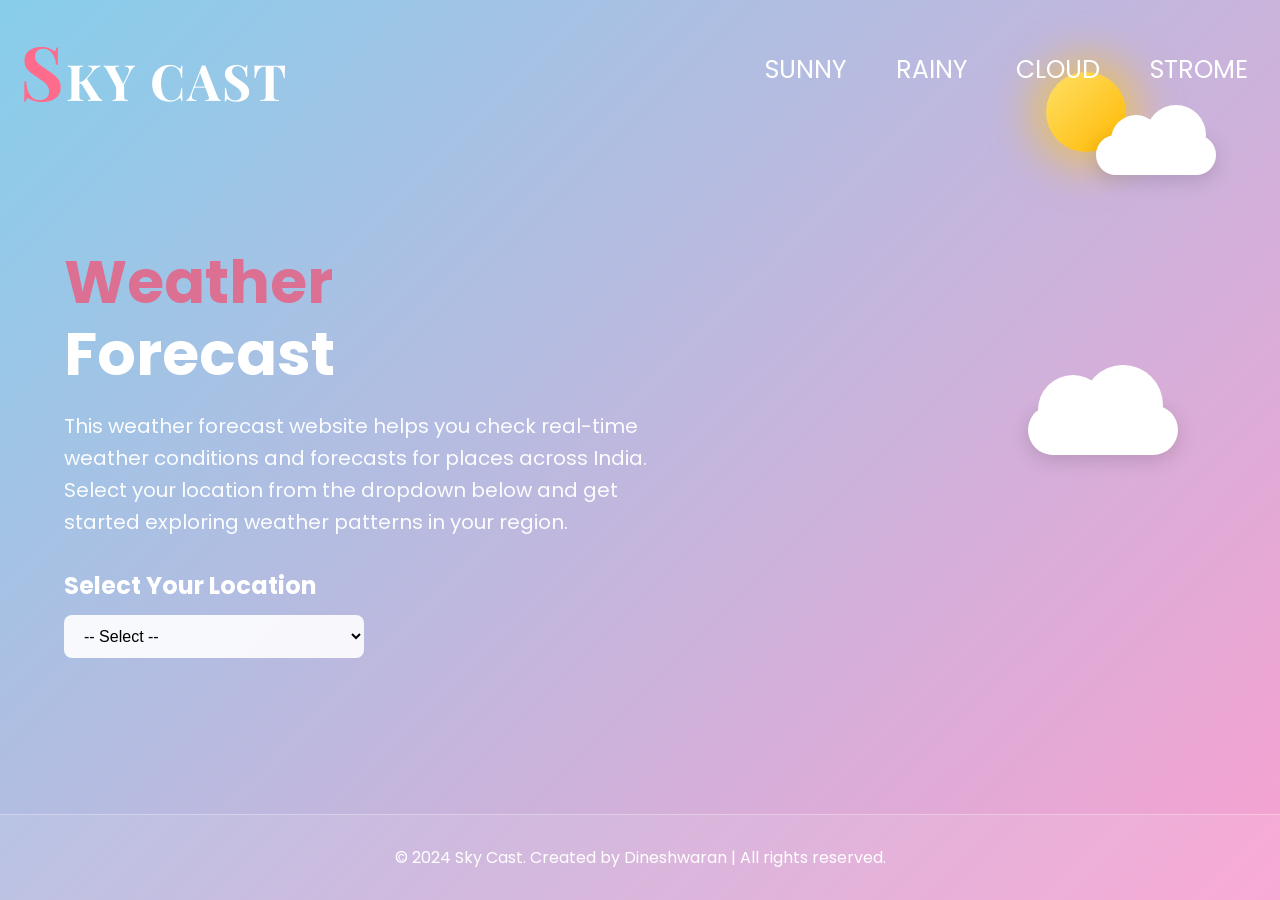
<file: index.html>
<!doctype html>
<html lang="en">
  <head>
    <meta charset="UTF-8" />
    <meta name="viewport" content="width=device-width, initial-scale=1.0" />
    <title>Weather Forecast</title>
   <link rel="stylesheet" href="Style/index.css">
    <link
      href="https://fonts.googleapis.com/css2?family=Playfair+Display:wght@400;700&amp;family=Poppins:wght@300;400;500;600&amp;display=swap"
      rel="stylesheet"
    />

     
   
  </head>
  <body>
    <div class="main-wrapper">
      <!-- Decorative Elements -->
      <div class="sun"></div>
      <div class="cloud cloudleft"></div>
      <div class="cloud cloudright"></div>
      <!-- Navigation -->
      <nav class="navbar">
        <h1 id="site-title">Sky Cast</h1>
        <div>
          <a href="sunny.html" >SUNNY</a>
          <a href="rainy.html" ">RAINY</a>
          <a href="cloud.html" >CLOUD</a>
          <a href="strome.html">STROME</a>
        </div>
      </nav>
      <!-- Main Content -->
      <div class="content">
        <h2 id="main-heading" class="title">
          Weather<br />
          Forecast
        </h2>
        <p id="description" class="purpose-of-project">
          This weather forecast website helps you check real-time weather
          conditions and forecasts for places across India. Select your location
          from the dropdown below and get started exploring weather patterns in
          your region.
        </p>
        <!-- Place Selection -->
        <div class="location-section">
          <label class="place_selection">Select Your Location</label>
          <select id="location-select">
            <option value="">-- Select --</option>
            <option value="andhra_pradesh">Andhra Pradesh</option>
            <option value="arunachal_pradesh">Arunachal Pradesh</option>
            <option value="assam">Assam</option>
            <option value="bihar">Bihar</option>
            <option value="chhattisgarh">Chhattisgarh</option>
            <option value="goa">Goa</option>
            <option value="gujarat">Gujarat</option>
            <option value="haryana">Haryana</option>
            <option value="himachal_pradesh">Himachal Pradesh</option>
            <option value="jharkhand">Jharkhand</option>
            <option value="karnataka">Karnataka</option>
            <option value="kerala">Kerala</option>
            <option value="madhya_pradesh">Madhya Pradesh</option>
            <option value="maharashtra">Maharashtra</option>
            <option value="manipur">Manipur</option>
            <option value="meghalaya">Meghalaya</option>
            <option value="mizoram">Mizoram</option>
            <option value="nagaland">Nagaland</option>
            <option value="odisha">Odisha</option>
            <option value="punjab">Punjab</option>
            <option value="rajasthan">Rajasthan</option>
            <option value="sikkim">Sikkim</option>
            <option value="tamil_nadu">Tamil Nadu</option>
            <option value="telangana">Telangana</option>
            <option value="tripura">Tripura</option>
            <option value="uttar_pradesh">Uttar Pradesh</option>
            <option value="uttarakhand">Uttarakhand</option>
            <option value="west_bengal">West Bengal</option>
            <option value="andaman_nicobar">
              Andaman &amp; Nicobar Islands
            </option>
            <option value="chandigarh">Chandigarh</option>
            <option value="delhi">Delhi (NCT)</option>
            <option value="jammu_kashmir">Jammu &amp; Kashmir</option>
            <option value="ladakh">Ladakh</option>
            <option value="lakshadweep">Lakshadweep</option>
            <option value="puducherry">Puducherry</option>
          </select>
          
        </div>
      </div>
      <!-- Footer -->
      <footer class="footer">
        <p>© 2024 Sky Cast. Created by Dineshwaran | All rights reserved.</p>
      </footer>
    </div>
   
  </body>
</html>
</file>
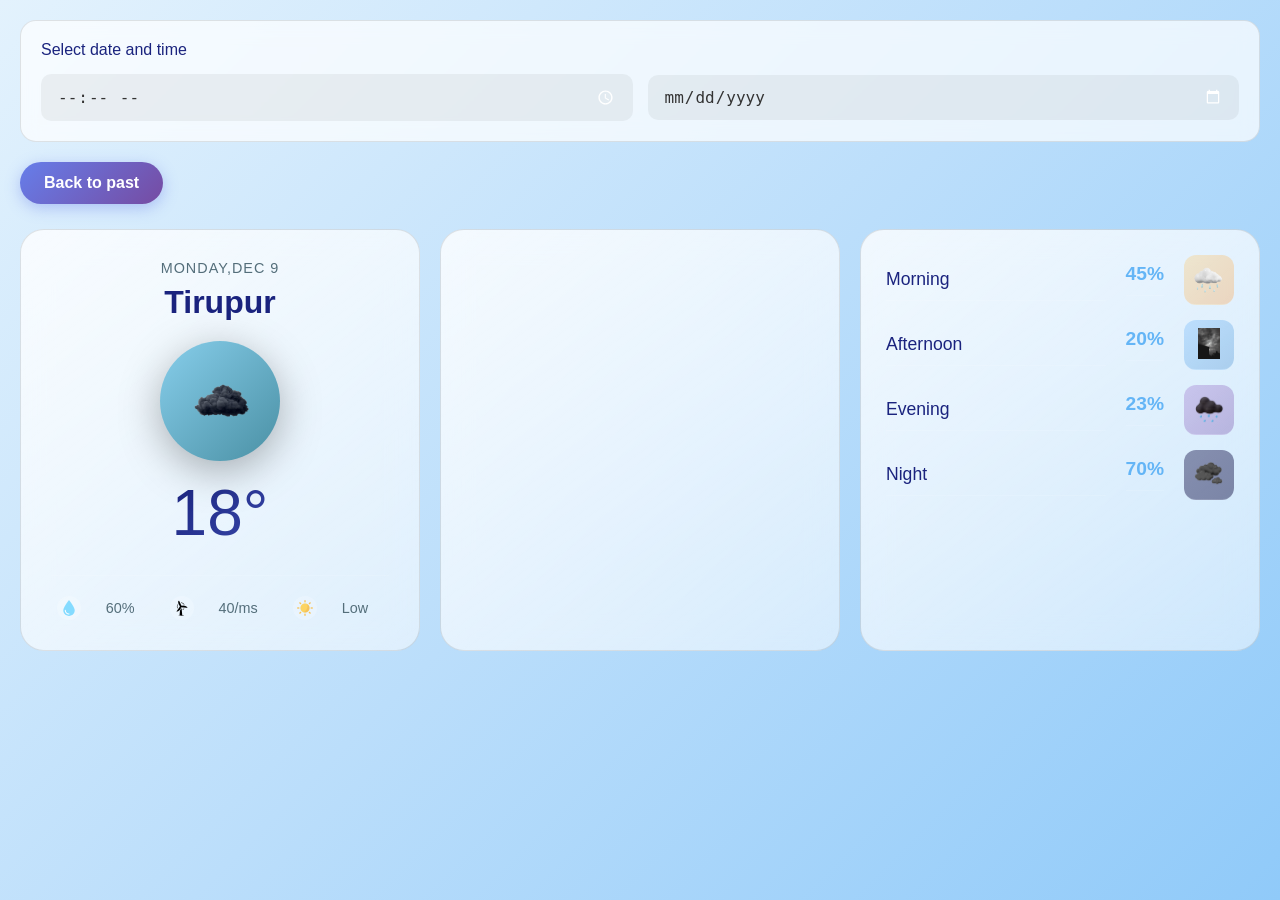
<file: cloud.html>
<!DOCTYPE html>
<html lang="en">

<head>
    <meta charset="UTF-8">
    <meta name="viewport" content="width=device-width, initial-scale=1.0">
    <title>sunny</title>
    <link rel="stylesheet" href="Style/clouddy.css">
</head>

<body>

   

<!-- ------------------------------------------------------------------------------------------------- -->
<div class="date">
    <label >Select date and time</label>
    <input type="time">
  <input type="date">

</div>
<!-- ------------------------------------------------------- -->

    <a href="index.html"><button  class="back_button">Back to past</button></a>
  
    <!-------------------------------------------  -->
    <div class="main">
        <span class="card1">
            
<p  class="date_card1">monday,dec 9</p>
            <h2 class="place_card1">tirupur</h2>
            <img  class="img_card1"   src="Media/Img/cloud_logo.png" alt="">
            <p  class="deg_card1">18°</p>
            <div class="line_card1">
                <img  class="drop_water"   src="Media/Img/drop.png"   alt="" ><span  class="water_drop_p">60%</span>
                 <img  class="wind_"   src="Media/Img/wind-power.png"   alt="" ><span  class="wind-power">40/ms</span>
                  <img  class="sun_logo"   src="Media/Img/sunlogo.png"   alt="" ><span  class="sun_deg">Low</span>
            </div>
        </span>
        <!-- --------------------------------------------------------------------- -->
        <span class="card2">
       <video ></video>
        </span>
        <!-- --------------------------------------------------------------------------- -->


        <span class="card3">
           
         <div class=" card3_div">
            <h1 class="Morning">Morning</h1>
           <span> <p>45%</p>                    <img    class="morning_log" src="Media/Img/rain_logo.png" alt=""></span>
            <!-- /------------------------ -->
             <h1 class="Afternoon">Afternoon</h1>
             <p>20%</p><img  class="afternoon_logo"  src="Media/Img/clouddy gif.gif" alt="">
             <!-- ------------------------------- -->
              <h1 class="Evening">Evening</h1>
              <p>23%</p><img   class="evening_logo" src="Media/Img/black_cloud.png" alt="">
              <!-- ----------------------------------- -->
               <h1  class="Night">Night</h1>
               <p>70%</p><img    class="night_logo"   src="Media/Img/night cloud.png" alt="">
         </div>

        </span>
    </div>



</body>

</html>
</file>
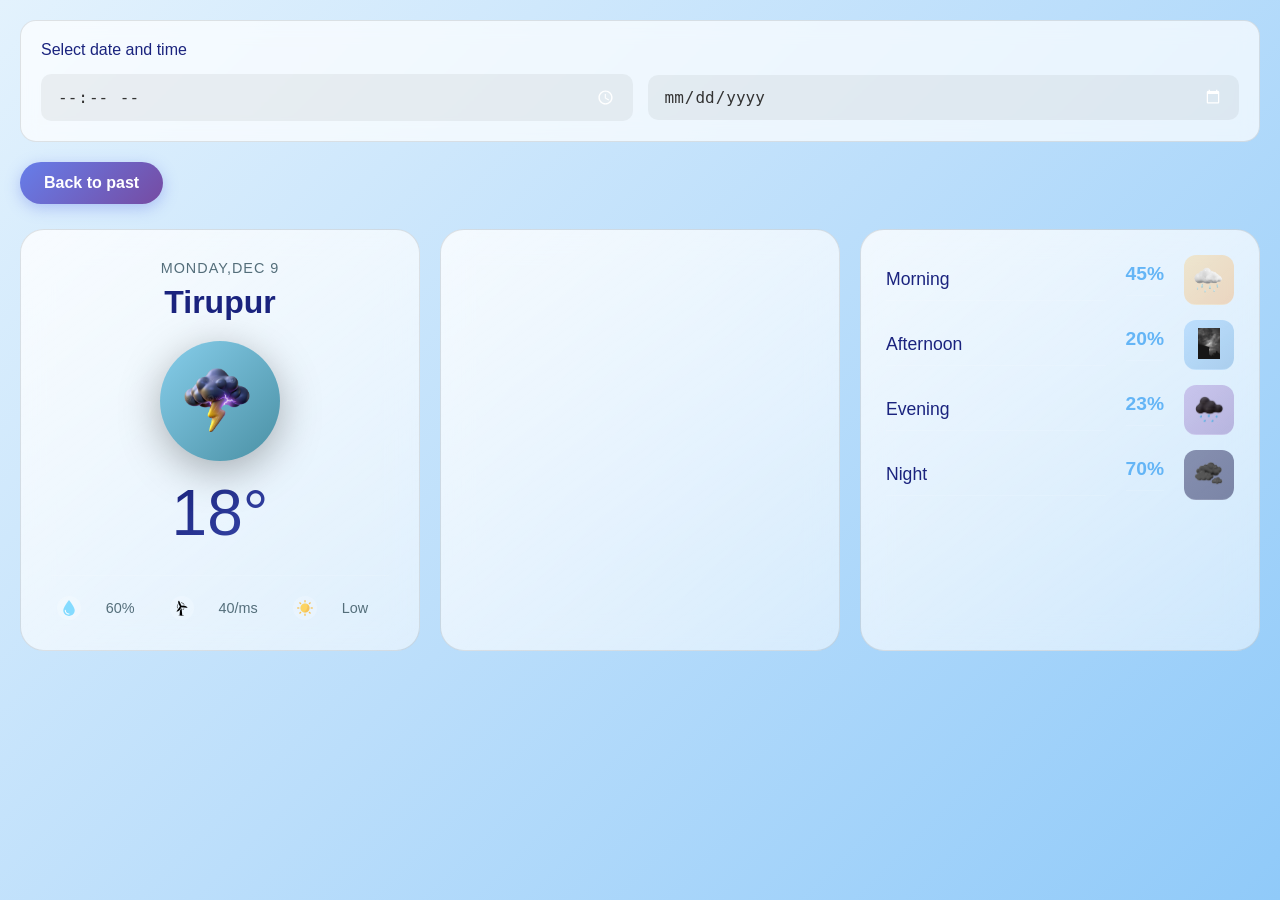
<file: strome.html>
<!DOCTYPE html>
<html lang="en">

<head>
    <meta charset="UTF-8">
    <meta name="viewport" content="width=device-width, initial-scale=1.0">
    <title>sunny</title>
    <link rel="stylesheet" href="Style/strome.css">
</head>

<body>

   

<!-- ------------------------------------------------------------------------------------------------- -->
<div class="date">
    <label >Select date and time</label>
    <input type="time">
  <input type="date">

</div>
<!-- ------------------------------------------------------- -->

    <a href="index.html"><button  class="back_button">Back to past</button></a>
  
    <!-------------------------------------------  -->
    <div class="main">
        <span class="card1">
            
<p  class="date_card1">monday,dec 9</p>
            <h2 class="place_card1">tirupur</h2>
            <img  class="img_card1"   src="Media/Img/strome_logo.png" alt="">
            <p  class="deg_card1">18°</p>
            <div class="line_card1">
                <img  class="drop_water"   src="Media/Img/drop.png"   alt="" ><span  class="water_drop_p">60%</span>
                 <img  class="wind_"   src="Media/Img/wind-power.png"   alt="" ><span  class="wind-power">40/ms</span>
                  <img  class="sun_logo"   src="Media/Img/sunlogo.png"   alt="" ><span  class="sun_deg">Low</span>
            </div>
        </span>
        <!-- --------------------------------------------------------------------- -->
        <span class="card2">
       <video ></video>
        </span>
        <!-- --------------------------------------------------------------------------- -->


        <span class="card3">
           
         <div class=" card3_div">
            <h1 class="Morning">Morning</h1>
           <span> <p>45%</p>                    <img    class="morning_log" src="Media/Img/rain_logo.png" alt=""></span>
            <!-- /------------------------ -->
             <h1 class="Afternoon">Afternoon</h1>
             <p>20%</p><img  class="afternoon_logo"  src="Media/Img/clouddy gif.gif" alt="">
             <!-- ------------------------------- -->
              <h1 class="Evening">Evening</h1>
              <p>23%</p><img   class="evening_logo" src="Media/Img/black_cloud.png" alt="">
              <!-- ----------------------------------- -->
               <h1  class="Night">Night</h1>
               <p>70%</p><img    class="night_logo"   src="Media/Img/night cloud.png" alt="">
         </div>

        </span>
    </div>



</body>

</html>
</file>
<file: Style/index.css>
* {
            margin: 0;
            padding: 0;
            box-sizing: border-box;
        }
        
        html, body {
            height: 100%;
            width: 100%;
        }
        
        body {
            background: linear-gradient(135deg, #87CEEB 0%, #F8A1D1 100%);
            font-family: 'Poppins', sans-serif;
            min-height: 100%;
            overflow-x: hidden;
        }
        
        .main-wrapper {
            width: 100%;
            min-height: 100%;
            display: flex;
            flex-direction: column;
            overflow-y: auto;
            position: relative;
        }

        /* Sun Styles */
        .sun {
            width: 80px;
            height: 80px;
            background: linear-gradient(135deg, #FFE066 0%, #FFB800 100%);
            border-radius: 50%;
            position: fixed;
            top: 8%;
            right: 12%;
            box-shadow: 0 0 40px 15px rgba(255, 200, 0, 0.5);
            transition: all 0.5s ease;
            z-index: 0;
            cursor: pointer;
        }
        
        .sun:hover {
            transform: scale(1.2);
            box-shadow: 0 0 60px 25px rgba(255, 200, 0, 0.6);
        }

        /* Cloud Styles */
        .cloud {
            background: #fff;
            border-radius: 50px;
            position: fixed;
            box-shadow: 0px 5px 20px rgba(0,0,0,0.15);
            transition: transform 0.5s ease;
            z-index: 1;
        }
        
        .cloud:hover {
            transform: scale(1.1);
        }
        
        .cloud::before,
        .cloud::after {
            content: "";
            background: #fff;
            position: absolute;
            border-radius: 50%;
        }
        
        .cloudleft {
            width: 120px;
            height: 40px;
            top: 15%;
            right: 5%;
        }
        
        .cloudleft::before {
            width: 50px;
            height: 50px;
            top: -20px;
            left: 15px;
        }
        
        .cloudleft::after {
            width: 60px;
            height: 60px;
            top: -30px;
            right: 10px;
        }
        
        .cloudright {
            width: 150px;
            height: 50px;
            top: 45%;
            right: 8%;
        }
        
        .cloudright::before {
            width: 70px;
            height: 70px;
            top: -30px;
            left: 10px;
        }
        
        .cloudright::after {
            width: 80px;
            height: 80px;
            top: -40px;
            right: 15px;
        }

        /* Navigation */
        .navbar {
            height: auto;
            display: flex;
            justify-content: space-between;
            align-items: center;
            padding: 20px;
            z-index: 10;
            flex-wrap: wrap;
            gap: 20px;
        }

        .navbar h1 {
            font-size: clamp(24px, 5vw, 50px);
            color: white;
            font-family: 'Playfair Display', serif;
            text-transform: uppercase;
            letter-spacing: 2px;
        }

        .navbar h1::first-letter {
            font-size: 1.5em;
            color: #FF6B8A;
        }

        .navbar div {
            display: flex;
            gap: clamp(10px, 2vw, 30px);
            flex-wrap: wrap;
            justify-content: center;
        }

        .navbar a {
            color: white;
            text-decoration: none;
            font-size: clamp(14px, 2vw, 25px);
            transition: all 0.3s ease;
            padding: 8px 12px;
            border-radius: 6px;
        }

        .navbar a:hover {
            color: #FF6B8A;
            background: rgba(255, 255, 255, 0.1);
            transform: scale(1.05);
        }

        /* Main Content */
        .content {
            flex: 1;
            display: flex;
            flex-direction: column;
            justify-content: center;
            align-items: flex-start;
            padding: 40px clamp(20px, 5vw, 100px);
            z-index: 10;
        }

        .title {
            font-size: clamp(28px, 6vw, 60px);
            color: white;
            font-weight: bold;
            margin-bottom: 20px;
            line-height: 1.2;
        }

        .title::first-line {
            color: #DB7093;
        }

        .purpose-of-project {
            color: white;
            font-size: clamp(14px, 2vw, 20px);
            line-height: 1.6;
            max-width: 600px;
            margin-bottom: 30px;
            opacity: 0.95;
        }

        .location-section {
            margin-bottom: 30px;
            width: 100%;
            max-width: 500px;
        }

        .place_selection {
            color: white;
            font-weight: bold;
            font-size: clamp(16px, 3vw, 24px);
            display: block;
            margin-bottom: 12px;
        }

        select {
            width: 100%;
            max-width: 300px;
            padding: 12px 16px;
            border-radius: 8px;
            font-size: clamp(14px, 2vw, 16px);
            border: none;
            background: rgba(255, 255, 255, 0.9);
            cursor: pointer;
            transition: all 0.3s ease;
            margin-bottom: 20px;
        }

        select:hover {
            background: white;
            box-shadow: 0 4px 12px rgba(0, 0, 0, 0.15);
        }

        select:focus {
            outline: none;
            box-shadow: 0 0 0 3px rgba(255, 107, 138, 0.3);
        }

        .forecast-button {
            padding: 14px 32px;
            font-size: clamp(14px, 2vw, 18px);
            border-radius: 12px;
            border: 1px solid rgba(255, 255, 255, 0.4);
            background: rgba(255, 255, 255, 0.2);
            color: white;
            cursor: pointer;
            transition: all 0.3s ease;
            box-shadow: 0 4px 20px rgba(255, 255, 255, 0.15);
            font-weight: 500;
            text-transform: uppercase;
            letter-spacing: 1px;
        }

        .forecast-button:hover {
            background: rgba(255, 255, 255, 0.35);
            box-shadow: 0 6px 30px rgba(255, 255, 255, 0.25);
            transform: translateY(-2px);
        }

        .forecast-button:active {
            transform: translateY(0);
        }

        /* Footer */
        .footer {
            width: 100%;
            padding: 30px 20px;
            text-align: center;
            background: rgba(255, 255, 255, 0.1);
            border-top: 1px solid rgba(255, 255, 255, 0.3);
            color: white;
            z-index: 10;
            font-size: clamp(12px, 2vw, 16px);
        }

        /* Responsive Media Queries */
        @media (max-width: 1024px) {
            .sun {
                width: 60px;
                height: 60px;
                right: 8%;
            }

            .cloudleft {
                width: 100px;
                height: 35px;
                right: 3%;
            }
            .cloudleft::before { width: 40px; height: 40px; top: -15px; }
            .cloudleft::after { width: 50px; height: 50px; top: -22px; }
            
            .cloudright {
                width: 120px;
                height: 40px;
                right: 5%;
            }
            .cloudright::before { width: 55px; height: 55px; top: -22px; }
            .cloudright::after { width: 65px; height: 65px; top: -30px; }
        }

        @media (max-width: 768px) {
            .sun {
                width: 50px;
                height: 50px;
                top: 5%;
                right: 5%;
                box-shadow: 0 0 25px 10px rgba(255, 200, 0, 0.4);
            }

            .cloudleft {
                width: 80px;
                height: 28px;
                top: 12%;
                right: 5%;
            }
            .cloudleft::before { width: 35px; height: 35px; top: -12px; left: 8px; }
            .cloudleft::after { width: 42px; height: 42px; top: -18px; right: 5px; }
            
            .cloudright {
                width: 90px;
                height: 32px;
                top: 35%;
                right: 3%;
            }
            .cloudright::before { width: 40px; height: 40px; top: -16px; left: 8px; }
            .cloudright::after { width: 50px; height: 50px; top: -22px; right: 8px; }

            .navbar {
                padding: 15px;
            }

            .content {
                padding: 30px 20px;
            }
        }

        @media (max-width: 480px) {
            .sun {
                width: 40px;
                height: 40px;
                top: 3%;
                right: 3%;
                box-shadow: 0 0 20px 8px rgba(255, 200, 0, 0.35);
            }

            .cloudleft {
                width: 60px;
                height: 22px;
                top: 10%;
                right: 3%;
            }
            .cloudleft::before { width: 28px; height: 28px; top: -10px; left: 5px; }
            .cloudleft::after { width: 32px; height: 32px; top: -14px; right: 3px; }
            
            .cloudright {
                width: 70px;
                height: 25px;
                top: 30%;
                right: 2%;
            }
            .cloudright::before { width: 32px; height: 32px; top: -12px; left: 5px; }
            .cloudright::after { width: 38px; height: 38px; top: -16px; right: 5px; }

            .navbar {
                flex-direction: column;
                gap: 10px;
            }

            .navbar h1 {
                font-size: 28px;
            }

            .navbar div {
                width: 100%;
                justify-content: space-around;
            }

            .content {
                padding: 20px 15px;
            }

            select {
                max-width: 100%;
            }
        }
</file>
<file: Style/clouddy.css>
/* ============================================
           CSS FOR CLOUD WEATHER APP - clouddy.css
           ============================================ */

        /* Reset & Base Styles */
        * {
            margin: 0;
            padding: 0;
            box-sizing: border-box;
        }

        html, body {
            height: 100%;
            width: 100%;
            font-family: 'Segoe UI', Tahoma, Geneva, Verdana, sans-serif;
            overflow-x: hidden;
        }

        body {
            background: linear-gradient(135deg, #1a1a2e 0%, #16213e 50%, #0f3460 100%);
            color: #ffffff;
            min-height: 100%;
            padding: 20px;
            position: relative;
        }

        /* Background Video */
        #bgVideo {
            position: fixed;
            top: 0;
            left: 0;
            width: 100%;
            height: 100%;
            object-fit: cover;
            z-index: -1;
            opacity: 0.4;
        }

        /* Date Input Section */
        .date {
            display: flex;
            flex-wrap: wrap;
            align-items: center;
            gap: 15px;
            padding: 20px;
            background: rgba(255, 255, 255, 0.1);
            backdrop-filter: blur(10px);
            border-radius: 16px;
            margin-bottom: 20px;
            border: 1px solid rgba(255, 255, 255, 0.2);
        }

        .date label {
            font-size: 1rem;
            font-weight: 500;
            color: #e0e0e0;
            width: 100%;
        }

        .date input[type="time"],
        .date input[type="date"] {
            padding: 12px 16px;
            border: none;
            border-radius: 10px;
            background: rgba(255, 255, 255, 0.15);
            color: #ffffff;
            font-size: 1rem;
            outline: none;
            transition: all 0.3s ease;
            flex: 1;
            min-width: 140px;
        }

        .date input[type="time"]:focus,
        .date input[type="date"]:focus {
            background: rgba(255, 255, 255, 0.25);
            box-shadow: 0 0 15px rgba(100, 180, 255, 0.3);
        }

        .date input::-webkit-calendar-picker-indicator {
            filter: invert(1);
            cursor: pointer;
        }

        /* Back Button */
        .back_button {
            padding: 12px 24px;
            background: linear-gradient(135deg, #667eea 0%, #764ba2 100%);
            border: none;
            border-radius: 25px;
            color: #ffffff;
            font-size: 1rem;
            font-weight: 600;
            cursor: pointer;
            transition: all 0.3s ease;
            box-shadow: 0 4px 15px rgba(102, 126, 234, 0.4);
            margin-bottom: 25px;
            display: inline-block;
        }

        .back_button:hover {
            transform: translateY(-2px);
            box-shadow: 0 6px 20px rgba(102, 126, 234, 0.6);
        }

        .back_button:active {
            transform: translateY(0);
        }

        a {
            text-decoration: none;
        }

        /* Main Container */
        .main {
            display: grid;
            grid-template-columns: repeat(auto-fit, minmax(280px, 1fr));
            gap: 20px;
            max-width: 1400px;
            margin: 0 auto;
        }

        /* Card 1 - Main Weather */
        .card1 {
            background: linear-gradient(145deg, rgba(255, 255, 255, 0.15), rgba(255, 255, 255, 0.05));
            backdrop-filter: blur(15px);
            border-radius: 24px;
            padding: 30px;
            display: flex;
            flex-direction: column;
            align-items: center;
            text-align: center;
            border: 1px solid rgba(255, 255, 255, 0.2);
            transition: transform 0.3s ease, box-shadow 0.3s ease;
        }

        .card1:hover {
            transform: translateY(-5px);
            box-shadow: 0 20px 40px rgba(0, 0, 0, 0.3);
        }

        .date_card1 {
            font-size: 0.9rem;
            color: #b0b0b0;
            text-transform: uppercase;
            letter-spacing: 1px;
            margin-bottom: 8px;
        }

        .place_card1 {
            font-size: 2rem;
            font-weight: 700;
            margin-bottom: 20px;
            text-transform: capitalize;
        }

        .img_card1 {
            width: 120px;
            height: 120px;
            object-fit: contain;
            margin-bottom: 15px;
            filter: drop-shadow(0 10px 20px rgba(0, 0, 0, 0.3));
            /* Placeholder for missing image */
            background: linear-gradient(135deg, #87ceeb, #4a90a4);
            border-radius: 50%;
            padding: 20px;
        }

        .deg_card1 {
            font-size: 4rem;
            font-weight: 300;
            margin-bottom: 25px;
            background: linear-gradient(135deg, #ffffff, #64b5f6);
            -webkit-background-clip: text;
            -webkit-text-fill-color: transparent;
            background-clip: text;
        }

        .line_card1 {
            display: flex;
            justify-content: center;
            align-items: center;
            gap: 20px;
            flex-wrap: wrap;
            padding-top: 20px;
            border-top: 1px solid rgba(255, 255, 255, 0.1);
            width: 100%;
        }

        .drop_water,
        .wind_,
        .sun_logo {
            width: 24px;
            height: 24px;
            object-fit: contain;
            /* Placeholder styling for missing images */
            background: rgba(255, 255, 255, 0.2);
            border-radius: 50%;
            padding: 4px;
        }

        .water_drop_p,
        .wind-power,
        .sun_deg {
            font-size: 0.9rem;
            color: #e0e0e0;
            margin-left: 5px;
            margin-right: 15px;
        }

        /* Card 2 - Video */
        .card2 {
            background: linear-gradient(145deg, rgba(255, 255, 255, 0.1), rgba(255, 255, 255, 0.02));
            backdrop-filter: blur(15px);
            border-radius: 24px;
            padding: 20px;
            display: flex;
            align-items: center;
            justify-content: center;
            border: 1px solid rgba(255, 255, 255, 0.2);
            min-height: 300px;
        }

        .card2 video {
            width: 100%;
            height: 100%;
            border-radius: 16px;
            object-fit: cover;
        }

        /* Card 3 - Daily Forecast */
        .card3 {
            background: linear-gradient(145deg, rgba(255, 255, 255, 0.15), rgba(255, 255, 255, 0.05));
            backdrop-filter: blur(15px);
            border-radius: 24px;
            padding: 25px;
            border: 1px solid rgba(255, 255, 255, 0.2);
        }

        .card3_div {
            display: grid;
            grid-template-columns: 1fr auto auto;
            gap: 15px 20px;
            align-items: center;
        }

        .card3_div h1 {
            font-size: 1.1rem;
            font-weight: 500;
            color: #ffffff;
        }

        .card3_div p {
            font-size: 1.2rem;
            font-weight: 600;
            color: #64b5f6;
            text-align: right;
        }

        .card3_div span {
            display: contents;
        }

        .morning_log,
        .afternoon_logo,
        .evening_logo,
        .night_logo {
            width: 50px;
            height: 50px;
            object-fit: contain;
            /* Placeholder styling for missing images */
            background: linear-gradient(135deg, rgba(255, 200, 100, 0.3), rgba(255, 150, 50, 0.3));
            border-radius: 12px;
            padding: 8px;
        }

        .afternoon_logo {
            background: linear-gradient(135deg, rgba(100, 180, 255, 0.3), rgba(50, 130, 200, 0.3));
        }

        .evening_logo {
            background: linear-gradient(135deg, rgba(150, 100, 200, 0.3), rgba(100, 50, 150, 0.3));
        }

        .night_logo {
            background: linear-gradient(135deg, rgba(50, 50, 100, 0.5), rgba(30, 30, 80, 0.5));
        }

        .Morning,
        .Afternoon,
        .Evening,
        .Night {
            padding: 10px 0;
            border-bottom: 1px solid rgba(255, 255, 255, 0.1);
        }

        .card3_div p,
        .morning_log,
        .afternoon_logo,
        .evening_logo,
        .night_logo {
            padding-bottom: 10px;
            border-bottom: 1px solid rgba(255, 255, 255, 0.1);
        }

        /* ============================================
           TABLET RESPONSIVE (768px and below)
           ============================================ */
        @media screen and (max-width: 768px) {
            body {
                padding: 15px;
            }

            .date {
                padding: 15px;
                gap: 12px;
            }

            .date label {
                font-size: 0.9rem;
            }

            .date input[type="time"],
            .date input[type="date"] {
                padding: 10px 14px;
                font-size: 0.95rem;
                min-width: 120px;
            }

            .back_button {
                padding: 10px 20px;
                font-size: 0.95rem;
            }

            .main {
                grid-template-columns: 1fr;
                gap: 15px;
            }

            .card1 {
                padding: 25px;
            }

            .place_card1 {
                font-size: 1.75rem;
            }

            .img_card1 {
                width: 100px;
                height: 100px;
            }

            .deg_card1 {
                font-size: 3.5rem;
            }

            .line_card1 {
                gap: 15px;
            }

            .card3 {
                padding: 20px;
            }

            .card3_div {
                gap: 12px 15px;
            }

            .card3_div h1 {
                font-size: 1rem;
            }

            .morning_log,
            .afternoon_logo,
            .evening_logo,
            .night_logo {
                width: 45px;
                height: 45px;
            }
        }

        /* ============================================
           MOBILE RESPONSIVE (480px and below)
           ============================================ */
        @media screen and (max-width: 480px) {
            body {
                padding: 10px;
            }

            .date {
                padding: 12px;
                gap: 10px;
                border-radius: 12px;
            }

            .date label {
                font-size: 0.85rem;
                margin-bottom: 5px;
            }

            .date input[type="time"],
            .date input[type="date"] {
                padding: 10px 12px;
                font-size: 0.9rem;
                border-radius: 8px;
                width: 100%;
                flex: none;
            }

            .back_button {
                padding: 10px 18px;
                font-size: 0.9rem;
                border-radius: 20px;
                width: 100%;
                text-align: center;
            }

            .main {
                gap: 12px;
            }

            .card1 {
                padding: 20px 15px;
                border-radius: 20px;
            }

            .date_card1 {
                font-size: 0.8rem;
            }

            .place_card1 {
                font-size: 1.5rem;
                margin-bottom: 15px;
            }

            .img_card1 {
                width: 80px;
                height: 80px;
                margin-bottom: 10px;
            }

            .deg_card1 {
                font-size: 3rem;
                margin-bottom: 20px;
            }

            .line_card1 {
                gap: 8px;
                padding-top: 15px;
            }

            .drop_water,
            .wind_,
            .sun_logo {
                width: 20px;
                height: 20px;
            }

            .water_drop_p,
            .wind-power,
            .sun_deg {
                font-size: 0.8rem;
                margin-right: 10px;
            }

            .card2 {
                min-height: 200px;
                padding: 15px;
                border-radius: 20px;
            }

            .card3 {
                padding: 15px;
                border-radius: 20px;
            }

            .card3_div {
                gap: 10px 12px;
            }

            .card3_div h1 {
                font-size: 0.95rem;
            }

            .card3_div p {
                font-size: 1rem;
            }

            .morning_log,
            .afternoon_logo,
            .evening_logo,
            .night_logo {
                width: 40px;
                height: 40px;
                border-radius: 10px;
                padding: 6px;
            }
        }

        /* ============================================
           EXTRA SMALL MOBILE (360px and below)
           ============================================ */
        @media screen and (max-width: 360px) {
            body {
                padding: 8px;
            }

            .date {
                padding: 10px;
            }

            .card1 {
                padding: 15px 12px;
            }

            .place_card1 {
                font-size: 1.3rem;
            }

            .deg_card1 {
                font-size: 2.5rem;
            }

            .img_card1 {
                width: 70px;
                height: 70px;
            }

            .line_card1 {
                flex-direction: column;
                gap: 12px;
            }

            .card3_div {
                grid-template-columns: 1fr auto auto;
                gap: 8px 10px;
            }

            .card3_div h1 {
                font-size: 0.85rem;
            }

            .card3_div p {
                font-size: 0.9rem;
            }

            .morning_log,
            .afternoon_logo,
            .evening_logo,
            .night_logo {
                width: 35px;
                height: 35px;
            }
        }

        /* ============================================
           LANDSCAPE ORIENTATION ADJUSTMENTS
           ============================================ */
        @media screen and (max-height: 500px) and (orientation: landscape) {
            .main {
                grid-template-columns: repeat(3, 1fr);
            }

            .card1 {
                padding: 15px;
            }

            .deg_card1 {
                font-size: 2.5rem;
                margin-bottom: 15px;
            }

            .img_card1 {
                width: 60px;
                height: 60px;
            }

            .card2 {
                min-height: 150px;
            }

            .card3_div h1 {
                font-size: 0.9rem;
            }

            .morning_log,
            .afternoon_logo,
            .evening_logo,
            .night_logo {
                width: 35px;
                height: 35px;
            }
        }

        /* ============================================
           HOVER EFFECTS (for touch devices)
           ============================================ */
        @media (hover: none) {
            .card1:hover {
                transform: none;
                box-shadow: none;
            }

            .back_button:hover {
                transform: none;
            }
        }

        /* ============================================
           DARK MODE PREFERENCE
           ============================================ */
        @media (prefers-color-scheme: light) {
            body {
                background: linear-gradient(135deg, #e3f2fd 0%, #bbdefb 50%, #90caf9 100%);
            }

            .card1,
            .card2,
            .card3 {
                background: linear-gradient(145deg, rgba(255, 255, 255, 0.8), rgba(255, 255, 255, 0.5));
                border: 1px solid rgba(0, 0, 0, 0.1);
            }

            .date {
                background: rgba(255, 255, 255, 0.7);
                border: 1px solid rgba(0, 0, 0, 0.1);
            }

            .date label,
            .card3_div h1,
            .place_card1 {
                color: #1a237e;
            }

            .date input[type="time"],
            .date input[type="date"] {
                background: rgba(0, 0, 0, 0.05);
                color: #333;
            }

            .date_card1,
            .water_drop_p,
            .wind-power,
            .sun_deg {
                color: #546e7a;
            }

            .deg_card1 {
                background: linear-gradient(135deg, #1a237e, #3949ab);
                -webkit-background-clip: text;
                background-clip: text;
            }
        }
         video{ background-image: url(Media/Img/clouddy gif);
    color: aliceblue;
    background-size: cover;
    background-repeat: no-repeat;
    background-position: center;
  margin-left: -10px;
    width: 360px;
    height: 519px;
    margin-top: 10px;
 }
</file>
<file: Style/strome.css>
/* ============================================
           CSS FOR CLOUD WEATHER APP - clouddy.css
           ============================================ */

        /* Reset & Base Styles */
        * {
            margin: 0;
            padding: 0;
            box-sizing: border-box;
        }

        html, body {
            height: 100%;
            width: 100%;
            font-family: 'Segoe UI', Tahoma, Geneva, Verdana, sans-serif;
            overflow-x: hidden;
        }

        body {
            background: linear-gradient(135deg, #1a1a2e 0%, #16213e 50%, #0f3460 100%);
            color: #ffffff;
            min-height: 100%;
            padding: 20px;
            position: relative;
        }

        /* Background Video */
        #bgVideo {
            position: fixed;
            top: 0;
            left: 0;
            width: 100%;
            height: 100%;
            object-fit: cover;
            z-index: -1;
            opacity: 0.4;
        }

        /* Date Input Section */
        .date {
            display: flex;
            flex-wrap: wrap;
            align-items: center;
            gap: 15px;
            padding: 20px;
            background: rgba(255, 255, 255, 0.1);
            backdrop-filter: blur(10px);
            border-radius: 16px;
            margin-bottom: 20px;
            border: 1px solid rgba(255, 255, 255, 0.2);
        }

        .date label {
            font-size: 1rem;
            font-weight: 500;
            color: #e0e0e0;
            width: 100%;
        }

        .date input[type="time"],
        .date input[type="date"] {
            padding: 12px 16px;
            border: none;
            border-radius: 10px;
            background: rgba(255, 255, 255, 0.15);
            color: #ffffff;
            font-size: 1rem;
            outline: none;
            transition: all 0.3s ease;
            flex: 1;
            min-width: 140px;
        }

        .date input[type="time"]:focus,
        .date input[type="date"]:focus {
            background: rgba(255, 255, 255, 0.25);
            box-shadow: 0 0 15px rgba(100, 180, 255, 0.3);
        }

        .date input::-webkit-calendar-picker-indicator {
            filter: invert(1);
            cursor: pointer;
        }

        /* Back Button */
        .back_button {
            padding: 12px 24px;
            background: linear-gradient(135deg, #667eea 0%, #764ba2 100%);
            border: none;
            border-radius: 25px;
            color: #ffffff;
            font-size: 1rem;
            font-weight: 600;
            cursor: pointer;
            transition: all 0.3s ease;
            box-shadow: 0 4px 15px rgba(102, 126, 234, 0.4);
            margin-bottom: 25px;
            display: inline-block;
        }

        .back_button:hover {
            transform: translateY(-2px);
            box-shadow: 0 6px 20px rgba(102, 126, 234, 0.6);
        }

        .back_button:active {
            transform: translateY(0);
        }

        a {
            text-decoration: none;
        }

        /* Main Container */
        .main {
            display: grid;
            grid-template-columns: repeat(auto-fit, minmax(280px, 1fr));
            gap: 20px;
            max-width: 1400px;
            margin: 0 auto;
        }

        /* Card 1 - Main Weather */
        .card1 {
            background: linear-gradient(145deg, rgba(255, 255, 255, 0.15), rgba(255, 255, 255, 0.05));
            backdrop-filter: blur(15px);
            border-radius: 24px;
            padding: 30px;
            display: flex;
            flex-direction: column;
            align-items: center;
            text-align: center;
            border: 1px solid rgba(255, 255, 255, 0.2);
            transition: transform 0.3s ease, box-shadow 0.3s ease;
        }

        .card1:hover {
            transform: translateY(-5px);
            box-shadow: 0 20px 40px rgba(0, 0, 0, 0.3);
        }

        .date_card1 {
            font-size: 0.9rem;
            color: #b0b0b0;
            text-transform: uppercase;
            letter-spacing: 1px;
            margin-bottom: 8px;
        }

        .place_card1 {
            font-size: 2rem;
            font-weight: 700;
            margin-bottom: 20px;
            text-transform: capitalize;
        }

        .img_card1 {
            width: 120px;
            height: 120px;
            object-fit: contain;
            margin-bottom: 15px;
            filter: drop-shadow(0 10px 20px rgba(0, 0, 0, 0.3));
            /* Placeholder for missing image */
            background: linear-gradient(135deg, #87ceeb, #4a90a4);
            border-radius: 50%;
            padding: 20px;
        }

        .deg_card1 {
            font-size: 4rem;
            font-weight: 300;
            margin-bottom: 25px;
            background: linear-gradient(135deg, #ffffff, #64b5f6);
            -webkit-background-clip: text;
            -webkit-text-fill-color: transparent;
            background-clip: text;
        }

        .line_card1 {
            display: flex;
            justify-content: center;
            align-items: center;
            gap: 20px;
            flex-wrap: wrap;
            padding-top: 20px;
            border-top: 1px solid rgba(255, 255, 255, 0.1);
            width: 100%;
        }

        .drop_water,
        .wind_,
        .sun_logo {
            width: 24px;
            height: 24px;
            object-fit: contain;
            /* Placeholder styling for missing images */
            background: rgba(255, 255, 255, 0.2);
            border-radius: 50%;
            padding: 4px;
        }

        .water_drop_p,
        .wind-power,
        .sun_deg {
            font-size: 0.9rem;
            color: #e0e0e0;
            margin-left: 5px;
            margin-right: 15px;
        }

        /* Card 2 - Video */
        .card2 {
            background: linear-gradient(145deg, rgba(255, 255, 255, 0.1), rgba(255, 255, 255, 0.02));
            backdrop-filter: blur(15px);
            border-radius: 24px;
            padding: 20px;
            display: flex;
            align-items: center;
            justify-content: center;
            border: 1px solid rgba(255, 255, 255, 0.2);
            min-height: 300px;
        }

        .card2 video {
            width: 100%;
            height: 100%;
            border-radius: 16px;
            object-fit: cover;
        }

        /* Card 3 - Daily Forecast */
        .card3 {
            background: linear-gradient(145deg, rgba(255, 255, 255, 0.15), rgba(255, 255, 255, 0.05));
            backdrop-filter: blur(15px);
            border-radius: 24px;
            padding: 25px;
            border: 1px solid rgba(255, 255, 255, 0.2);
        }

        .card3_div {
            display: grid;
            grid-template-columns: 1fr auto auto;
            gap: 15px 20px;
            align-items: center;
        }

        .card3_div h1 {
            font-size: 1.1rem;
            font-weight: 500;
            color: #ffffff;
        }

        .card3_div p {
            font-size: 1.2rem;
            font-weight: 600;
            color: #64b5f6;
            text-align: right;
        }

        .card3_div span {
            display: contents;
        }

        .morning_log,
        .afternoon_logo,
        .evening_logo,
        .night_logo {
            width: 50px;
            height: 50px;
            object-fit: contain;
            /* Placeholder styling for missing images */
            background: linear-gradient(135deg, rgba(255, 200, 100, 0.3), rgba(255, 150, 50, 0.3));
            border-radius: 12px;
            padding: 8px;
        }

        .afternoon_logo {
            background: linear-gradient(135deg, rgba(100, 180, 255, 0.3), rgba(50, 130, 200, 0.3));
        }

        .evening_logo {
            background: linear-gradient(135deg, rgba(150, 100, 200, 0.3), rgba(100, 50, 150, 0.3));
        }

        .night_logo {
            background: linear-gradient(135deg, rgba(50, 50, 100, 0.5), rgba(30, 30, 80, 0.5));
        }

        .Morning,
        .Afternoon,
        .Evening,
        .Night {
            padding: 10px 0;
            border-bottom: 1px solid rgba(255, 255, 255, 0.1);
        }

        .card3_div p,
        .morning_log,
        .afternoon_logo,
        .evening_logo,
        .night_logo {
            padding-bottom: 10px;
            border-bottom: 1px solid rgba(255, 255, 255, 0.1);
        }

        /* ============================================
           TABLET RESPONSIVE (768px and below)
           ============================================ */
        @media screen and (max-width: 768px) {
            body {
                padding: 15px;
            }

            .date {
                padding: 15px;
                gap: 12px;
            }

            .date label {
                font-size: 0.9rem;
            }

            .date input[type="time"],
            .date input[type="date"] {
                padding: 10px 14px;
                font-size: 0.95rem;
                min-width: 120px;
            }

            .back_button {
                padding: 10px 20px;
                font-size: 0.95rem;
            }

            .main {
                grid-template-columns: 1fr;
                gap: 15px;
            }

            .card1 {
                padding: 25px;
            }

            .place_card1 {
                font-size: 1.75rem;
            }

            .img_card1 {
                width: 100px;
                height: 100px;
            }

            .deg_card1 {
                font-size: 3.5rem;
            }

            .line_card1 {
                gap: 15px;
            }

            .card3 {
                padding: 20px;
            }

            .card3_div {
                gap: 12px 15px;
            }

            .card3_div h1 {
                font-size: 1rem;
            }

            .morning_log,
            .afternoon_logo,
            .evening_logo,
            .night_logo {
                width: 45px;
                height: 45px;
            }
        }

        /* ============================================
           MOBILE RESPONSIVE (480px and below)
           ============================================ */
        @media screen and (max-width: 480px) {
            body {
                padding: 10px;
            }

            .date {
                padding: 12px;
                gap: 10px;
                border-radius: 12px;
            }

            .date label {
                font-size: 0.85rem;
                margin-bottom: 5px;
            }

            .date input[type="time"],
            .date input[type="date"] {
                padding: 10px 12px;
                font-size: 0.9rem;
                border-radius: 8px;
                width: 100%;
                flex: none;
            }

            .back_button {
                padding: 10px 18px;
                font-size: 0.9rem;
                border-radius: 20px;
                width: 100%;
                text-align: center;
            }

            .main {
                gap: 12px;
            }

            .card1 {
                padding: 20px 15px;
                border-radius: 20px;
            }

            .date_card1 {
                font-size: 0.8rem;
            }

            .place_card1 {
                font-size: 1.5rem;
                margin-bottom: 15px;
            }

            .img_card1 {
                width: 80px;
                height: 80px;
                margin-bottom: 10px;
            }

            .deg_card1 {
                font-size: 3rem;
                margin-bottom: 20px;
            }

            .line_card1 {
                gap: 8px;
                padding-top: 15px;
            }

            .drop_water,
            .wind_,
            .sun_logo {
                width: 20px;
                height: 20px;
            }

            .water_drop_p,
            .wind-power,
            .sun_deg {
                font-size: 0.8rem;
                margin-right: 10px;
            }

            .card2 {
                min-height: 200px;
                padding: 15px;
                border-radius: 20px;
            }

            .card3 {
                padding: 15px;
                border-radius: 20px;
            }

            .card3_div {
                gap: 10px 12px;
            }

            .card3_div h1 {
                font-size: 0.95rem;
            }

            .card3_div p {
                font-size: 1rem;
            }

            .morning_log,
            .afternoon_logo,
            .evening_logo,
            .night_logo {
                width: 40px;
                height: 40px;
                border-radius: 10px;
                padding: 6px;
            }
        }

        /* ============================================
           EXTRA SMALL MOBILE (360px and below)
           ============================================ */
        @media screen and (max-width: 360px) {
            body {
                padding: 8px;
            }

            .date {
                padding: 10px;
            }

            .card1 {
                padding: 15px 12px;
            }

            .place_card1 {
                font-size: 1.3rem;
            }

            .deg_card1 {
                font-size: 2.5rem;
            }

            .img_card1 {
                width: 70px;
                height: 70px;
            }

            .line_card1 {
                flex-direction: column;
                gap: 12px;
            }

            .card3_div {
                grid-template-columns: 1fr auto auto;
                gap: 8px 10px;
            }

            .card3_div h1 {
                font-size: 0.85rem;
            }

            .card3_div p {
                font-size: 0.9rem;
            }

            .morning_log,
            .afternoon_logo,
            .evening_logo,
            .night_logo {
                width: 35px;
                height: 35px;
            }
        }

        /* ============================================
           LANDSCAPE ORIENTATION ADJUSTMENTS
           ============================================ */
        @media screen and (max-height: 500px) and (orientation: landscape) {
            .main {
                grid-template-columns: repeat(3, 1fr);
            }

            .card1 {
                padding: 15px;
            }

            .deg_card1 {
                font-size: 2.5rem;
                margin-bottom: 15px;
            }

            .img_card1 {
                width: 60px;
                height: 60px;
            }

            .card2 {
                min-height: 150px;
            }

            .card3_div h1 {
                font-size: 0.9rem;
            }

            .morning_log,
            .afternoon_logo,
            .evening_logo,
            .night_logo {
                width: 35px;
                height: 35px;
            }
        }

        /* ============================================
           HOVER EFFECTS (for touch devices)
           ============================================ */
        @media (hover: none) {
            .card1:hover {
                transform: none;
                box-shadow: none;
            }

            .back_button:hover {
                transform: none;
            }
        }

        /* ============================================
           DARK MODE PREFERENCE
           ============================================ */
        @media (prefers-color-scheme: light) {
            body {
                background: linear-gradient(135deg, #e3f2fd 0%, #bbdefb 50%, #90caf9 100%);
            }

            .card1,
            .card2,
            .card3 {
                background: linear-gradient(145deg, rgba(255, 255, 255, 0.8), rgba(255, 255, 255, 0.5));
                border: 1px solid rgba(0, 0, 0, 0.1);
            }

            .date {
                background: rgba(255, 255, 255, 0.7);
                border: 1px solid rgba(0, 0, 0, 0.1);
            }

            .date label,
            .card3_div h1,
            .place_card1 {
                color: #1a237e;
            }

            .date input[type="time"],
            .date input[type="date"] {
                background: rgba(0, 0, 0, 0.05);
                color: #333;
            }

            .date_card1,
            .water_drop_p,
            .wind-power,
            .sun_deg {
                color: #546e7a;
            }

            .deg_card1 {
                background: linear-gradient(135deg, #1a237e, #3949ab);
                -webkit-background-clip: text;
                background-clip: text;
            }
        }
         video{ background-image: url(Media/Img/strom gif.gif);
    color: aliceblue;
    background-size: cover;
    background-repeat: no-repeat;
    background-position: center;
  margin-left: -10px;
    width: 360px;
    height: 519px;
    margin-top: 10px;
 }
</file>
